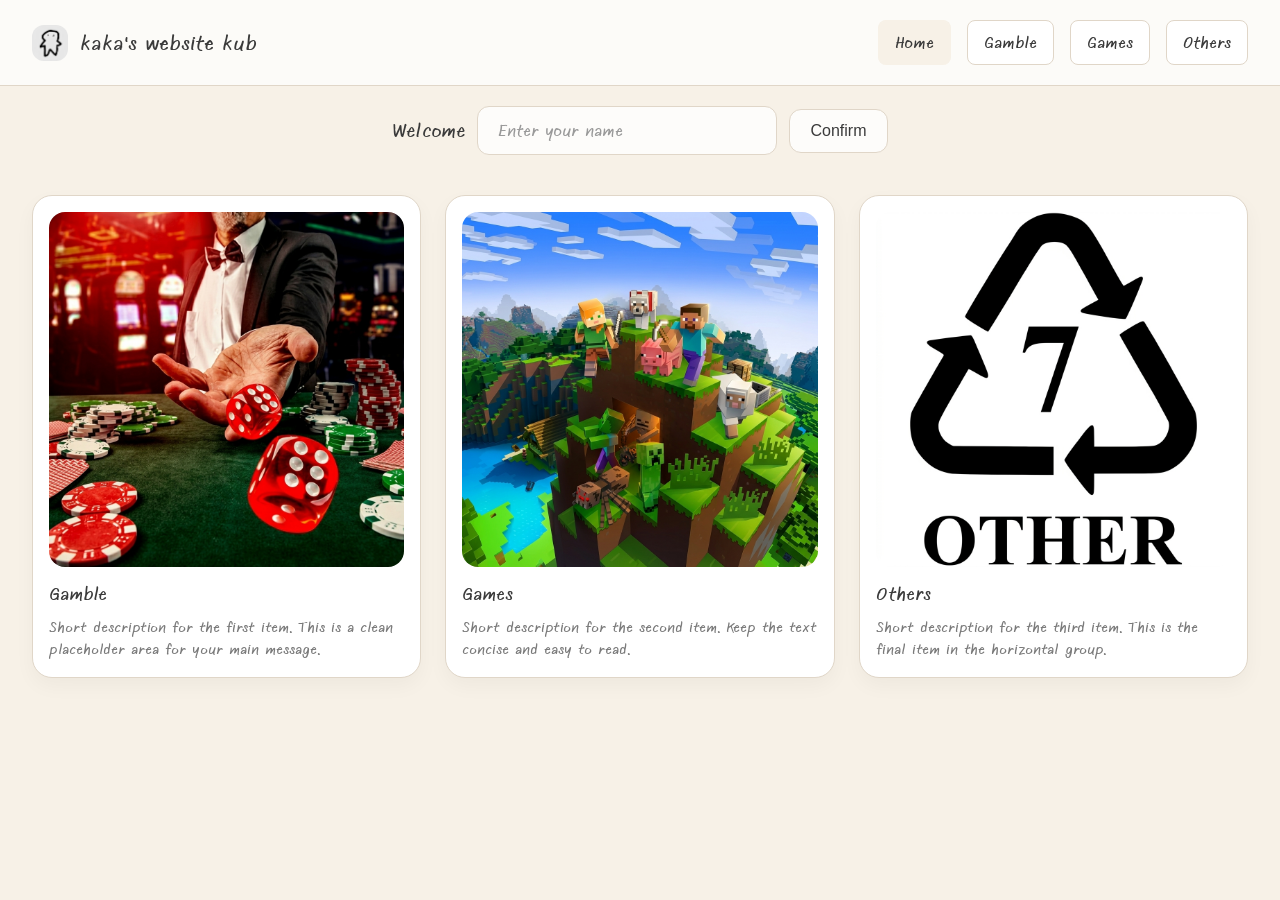
<file: index.html>
<!DOCTYPE html>
<html lang="en">
<head>
    <meta charset="UTF-8" />
    <meta name="viewport" content="width=device-width, initial-scale=1.0" />
    <title>.kk | Home</title>
    <link rel="icon" href="assets/images/icon.png">
    <link rel="stylesheet" href="styles/mainStyles.css">
</head>
<body>
    <header>
        <a href="index.html" class="logo">
            <img src="assets/images/kk.jpg" alt=".kk logo" class="logo-mark">
            <span>kaka's website kub</span>
        </a>
        <nav class="nav">
            <a href="index.html" class="nav-link active">Home</a>
            <a href="gamble.html" class="nav-link">Gamble</a>
            <a href="games.html" class="nav-link">Games</a>
            <a href="others.html" class="nav-link">Others</a>
        </nav>
    </header>

    <main>
        <div class="name-input-section">
            <span class="welcome-text">Welcome</span>
            <input 
                type="text" 
                id="nameInput" 
                class="name-input" 
                placeholder="Enter your name"
                maxlength="50"
            />
            <button id="confirmButton" class="confirm-button">Confirm</button>
        </div>

        <div class="cards">
            <a href="gamble.html" class="card">
                <img src="assets/images/thumbnail/main/gamble.png" alt="Placeholder image 1" />
                <h2>Gamble</h2>
                <p>Short description for the first item. This is a clean placeholder area for your main message.</p>
            </a>

            <a href="games.html" class="card">
                <img src="assets/images/thumbnail/main/games.png" alt="Placeholder image 2" />
                <h2>Games</h2>
                <p>Short description for the second item. Keep the text concise and easy to read.</p>
            </a>

            <a href="others.html" class="card">
                <img src="assets/images/thumbnail/main/other.png" alt="Placeholder image 3" />
                <h2>Others</h2>
                <p>Short description for the third item. This is the final item in the horizontal group.</p>
            </a>
        </div>
    </main>

    <script>
        const nameInput = document.getElementById('nameInput');
        const confirmButton = document.getElementById('confirmButton');
        
        // Load saved name from localStorage on page load
        window.addEventListener('DOMContentLoaded', () => {
            const savedName = localStorage.getItem('userName');
            if (savedName) {
                nameInput.value = savedName;
            }
        });
        
        // Save name to localStorage on input change (optional, or move to button)
        nameInput.addEventListener('input', (e) => {
            localStorage.setItem('userName', e.target.value);
        });
        
        // Optional: Save on confirm button click
        confirmButton.addEventListener('click', () => {
            localStorage.setItem('userName', nameInput.value);
            
            // Add click animation
            confirmButton.classList.add('clicked');
            
            // Remove the animation class after it completes
            setTimeout(() => {
                confirmButton.classList.remove('clicked');
            }, 600);
        });
    </script>
</body>
</html>
</file>
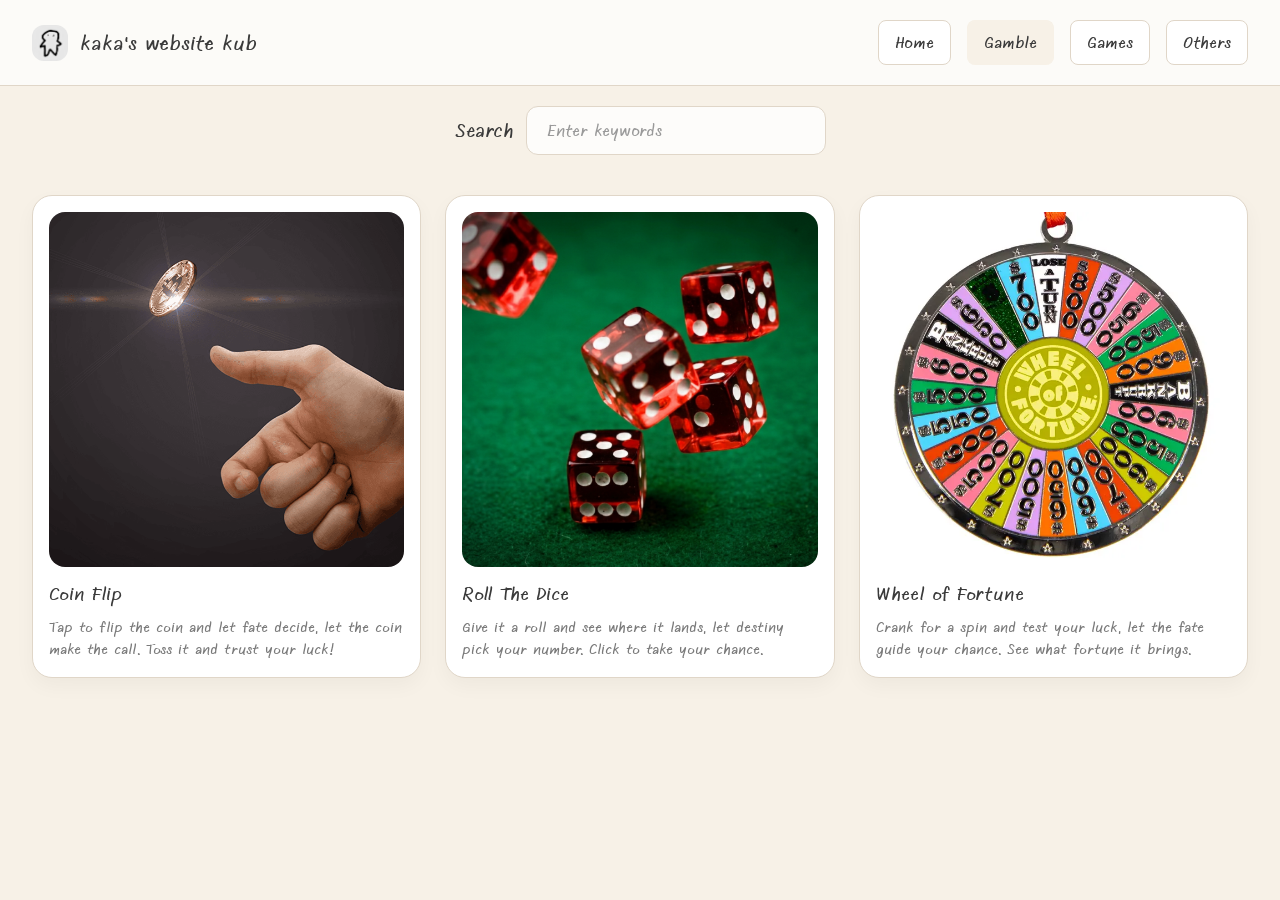
<file: gamble.html>
<!DOCTYPE html>
<html lang="en">
<head>
    <meta charset="UTF-8" />
    <meta name="viewport" content="width=device-width, initial-scale=1.0" />
    <title>.kk | Gamble</title>
    <link rel="icon" href="assets/images/icon.png">
    <link rel="stylesheet" href="styles/mainStyles.css">
</head>
<body>
    <header>
        <a href="index.html" class="logo">
            <img src="assets/images/kk.jpg" alt=".kk logo" class="logo-mark">
            <span>kaka's website kub</span>
        </a>
        <nav class="nav">
            <a href="index.html" class="nav-link">Home</a>
            <a href="gamble.html" class="nav-link active">Gamble</a>
            <a href="games.html" class="nav-link">Games</a>
            <a href="others.html" class="nav-link">Others</a>
        </nav>
    </header>

    <main>
        <div class="name-input-section">
            <span class="welcome-text">Search</span>
            <input 
                type="search" 
                id="searchInput" 
                class="name-input" 
                placeholder="Enter keywords"
                maxlength="50"
            />
        </div>

        <div class="cards">
            <a href="gamble/coinFlip.html" class="card">
                <img src="assets/images/thumbnail/gamble/coinFlip.png" alt="Coin Flip game" />
                <h2>Coin Flip</h2>
                <p>Tap to flip the coin and let fate decide, let the coin make the call. Toss it and trust your luck!
                </p>
            </a>

            <a href="gamble/dice.html" class="card">
                <img src="assets/images/thumbnail/gamble/rollTheDice.png" alt="Placeholder image 2" />
                <h2>Roll The Dice</h2>
                <p>Give it a roll and see where it lands, let destiny pick your number. Click to take your chance.</p>
            </a>

            <a href="gamble/spinWheel.html" class="card">
                <img src="assets/images/thumbnail/gamble/wheelOfFortune.png" alt="Placeholder image 3" />
                <h2>Wheel of Fortune</h2>
                <p>Crank for a spin and test your luck, let the fate guide your chance. See what fortune it brings.</p>
            </a>
        </div>
    </main>

    <script>
        const searchInput = document.getElementById('searchInput');
        const cards = Array.from(document.querySelectorAll('.cards .card'));

        const filterCards = () => {
            const query = searchInput.value.trim().toLowerCase();
            cards.forEach(card => {
                const title = card.querySelector('h2')?.textContent.trim().toLowerCase() || '';
                card.style.display = title.includes(query) ? '' : 'none';
            });
        };

        searchInput.addEventListener('input', filterCards);
    </script>
</body>
</html>
</file>
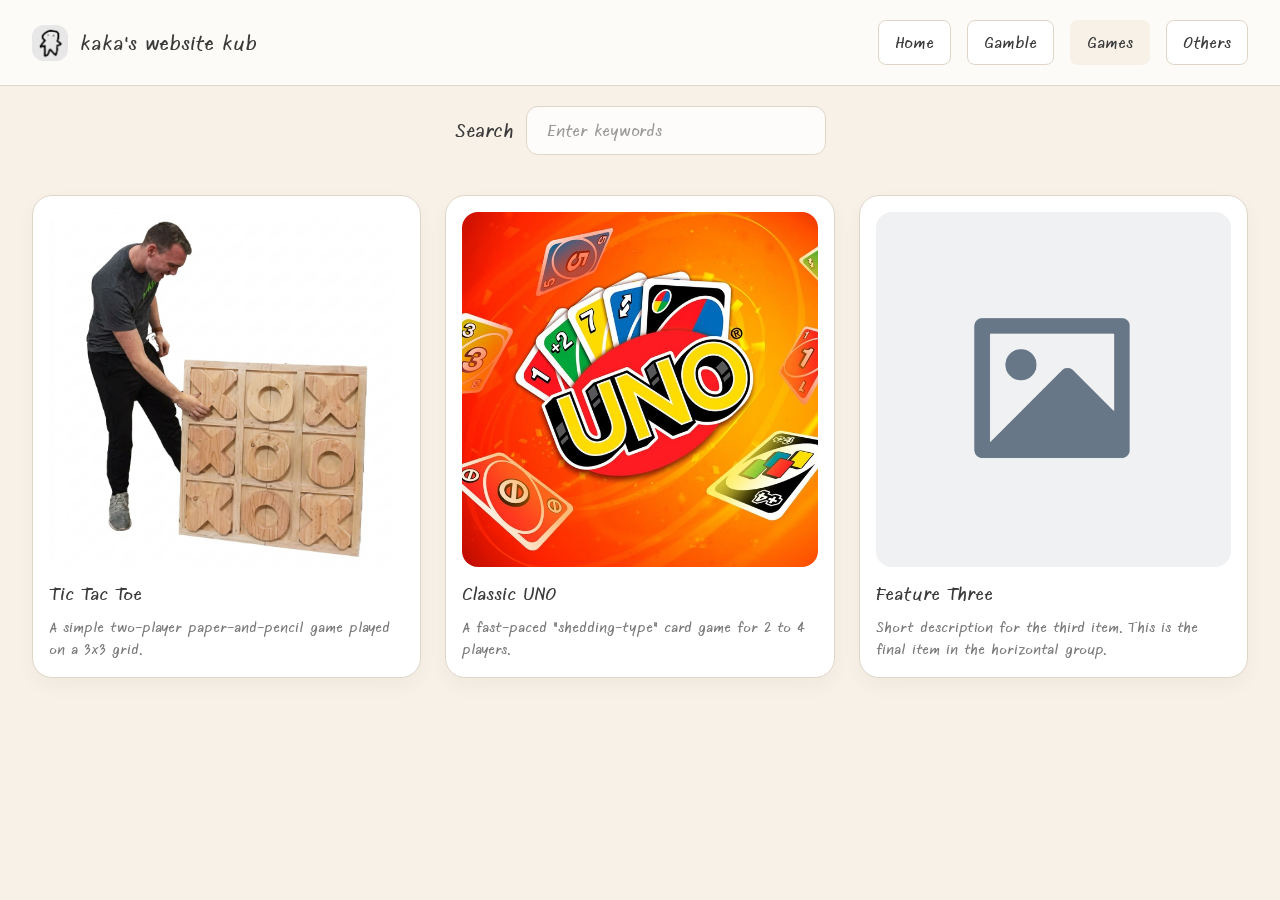
<file: games.html>
<!DOCTYPE html>
<html lang="en">
<head>
    <meta charset="UTF-8" />
    <meta name="viewport" content="width=device-width, initial-scale=1.0" />
    <title>.kk | Games</title>
    <link rel="icon" href="assets/images/icon.png">
    <link rel="stylesheet" href="styles/mainStyles.css">
</head>
<body>
    <header>
        <a href="index.html" class="logo">
            <img src="assets/images/kk.jpg" alt=".kk logo" class="logo-mark">
            <span>kaka's website kub</span>
        </a>
        <nav class="nav">
            <a href="index.html" class="nav-link">Home</a>
            <a href="gamble.html" class="nav-link">Gamble</a>
            <a href="games.html" class="nav-link active">Games</a>
            <a href="others.html" class="nav-link">Others</a>
        </nav>
    </header>

    <main>
        <div class="name-input-section">
            <span class="welcome-text">Search</span>
            <input 
                type="search" 
                id="searchInput" 
                class="name-input" 
                placeholder="Enter keywords"
                maxlength="50"
            />
        </div>

        <div class="cards">
            <a href="games/tictactoe.html" class="card">
                <img src="assets/images/thumbnail/games/tictactoe.png" alt="Placeholder image 1" />
                <h2>Tic Tac Toe</h2>
                <p>A simple two-player paper-and-pencil game played on a 3x3 grid.</p>
            </a>

            <a href="games/unoClassic.html" class="card">
                <img src="assets/images/thumbnail/games/ClassicUNO.jpg" alt="Placeholder image 2" />
                <h2>Classic UNO</h2>
                <p>A fast-paced "shedding-type" card game for 2 to 4 players.</p>
            </a>

            <div class="card">
                <img src="assets/images/placeholder.png" alt="Placeholder image 3" />
                <h2>Feature Three</h2>
                <p>Short description for the third item. This is the final item in the horizontal group.</p>
            </div>
        </div>
    </main>

    <script>
        const searchInput = document.getElementById('searchInput');
        const cards = Array.from(document.querySelectorAll('.cards .card'));

        const filterCards = () => {
            const query = searchInput.value.trim().toLowerCase();
            cards.forEach(card => {
                const title = card.querySelector('h2')?.textContent.trim().toLowerCase() || '';
                card.style.display = title.includes(query) ? '' : 'none';
            });
        };

        searchInput.addEventListener('input', filterCards);
    </script>
</body>
</html>
</file>
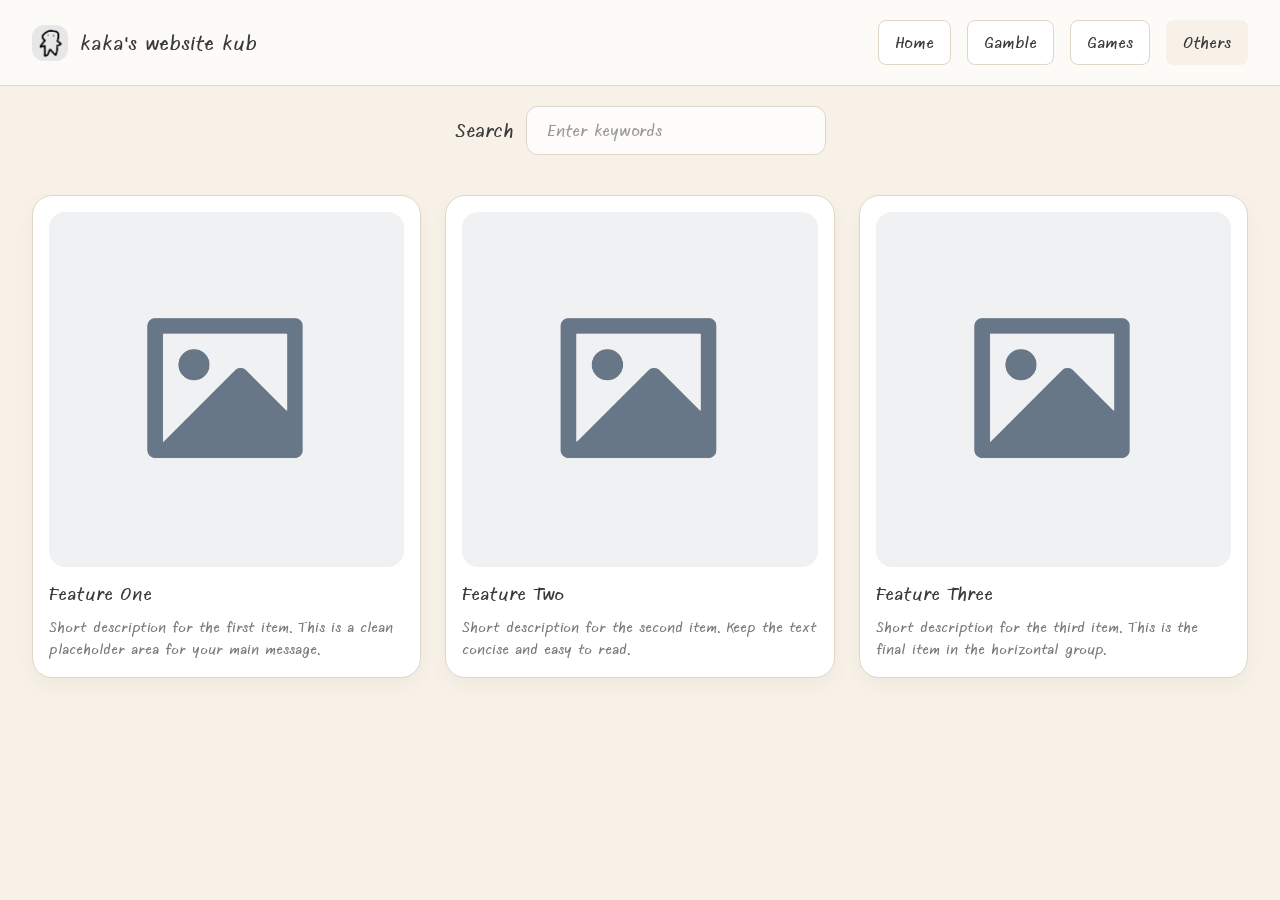
<file: others.html>
<!DOCTYPE html>
<html lang="en">
<head>
    <meta charset="UTF-8" />
    <meta name="viewport" content="width=device-width, initial-scale=1.0" />
    <title>.kk | Others</title>
    <link rel="icon" href="assets/images/icon.png">
    <link rel="stylesheet" href="styles/mainStyles.css">
</head>
<body>
    <header>
        <a href="index.html" class="logo">
            <img src="assets/images/kk.jpg" alt=".kk logo" class="logo-mark">
            <span>kaka's website kub</span>
        </a>
        <nav class="nav">
            <a href="index.html" class="nav-link">Home</a>
            <a href="gamble.html" class="nav-link">Gamble</a>
            <a href="games.html" class="nav-link">Games</a>
            <a href="others.html" class="nav-link active">Others</a>
        </nav>
    </header>

    <main>
        <div class="name-input-section">
            <span class="welcome-text">Search</span>
            <input 
                type="search" 
                id="searchInput" 
                class="name-input" 
                placeholder="Enter keywords"
                maxlength="50"
            />
        </div>

        <div class="cards">
            <div class="card">
                <img src="assets/images/placeholder.png" alt="Placeholder image 1" />
                <h2>Feature One</h2>
                <p>Short description for the first item. This is a clean placeholder area for your main message.</p>
            </div>

            <div class="card">
                <img src="assets/images/placeholder.png" alt="Placeholder image 2" />
                <h2>Feature Two</h2>
                <p>Short description for the second item. Keep the text concise and easy to read.</p>
            </div>

            <div class="card">
                <img src="assets/images/placeholder.png" alt="Placeholder image 3" />
                <h2>Feature Three</h2>
                <p>Short description for the third item. This is the final item in the horizontal group.</p>
            </div>
        </div>
    </main>

    <script>
        const searchInput = document.getElementById('searchInput');
        const cards = Array.from(document.querySelectorAll('.cards .card'));

        const filterCards = () => {
            const query = searchInput.value.trim().toLowerCase();
            cards.forEach(card => {
                const title = card.querySelector('h2')?.textContent.trim().toLowerCase() || '';
                card.style.display = title.includes(query) ? '' : 'none';
            });
        };

        searchInput.addEventListener('input', filterCards);
    </script>
</body>
</html>
</file>
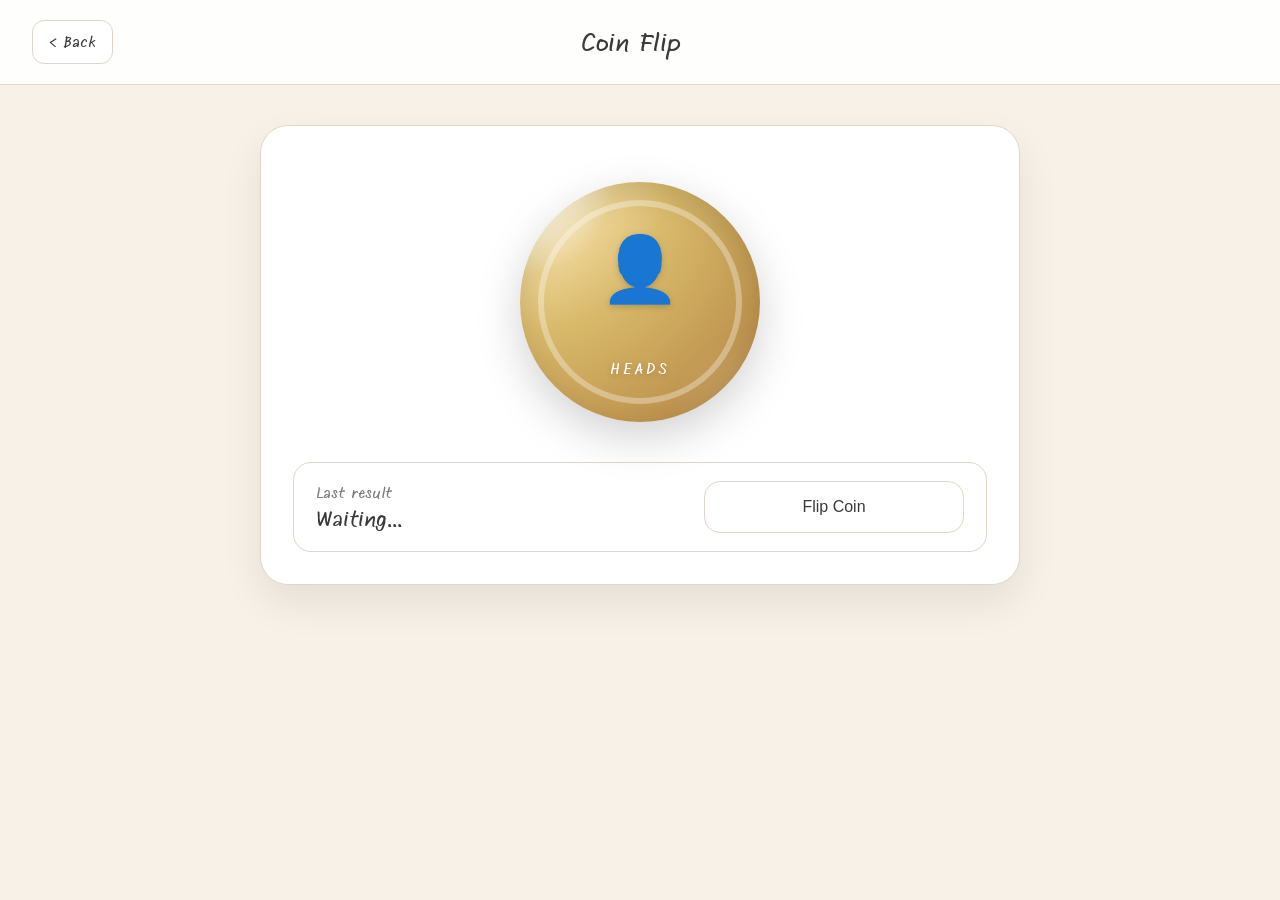
<file: gamble/coinFlip.html>
<!DOCTYPE html>
<html lang="en">
<head>
    <meta charset="UTF-8" />
    <meta name="viewport" content="width=device-width, initial-scale=1.0" />
    <title>.kk | Coin Flip</title>
    <link rel="icon" href="../assets/images/icon.png">
    <link rel="stylesheet" href="../styles/mainStyles.css">
    <style>
        body {
            min-height: 100vh;
            display: flex;
            flex-direction: column;
            background: var(--bg);
        }
        header.page-header {
            display: grid;
            grid-template-columns: auto 1fr auto;
            align-items: center;
            padding: 20px 32px;
            background: rgba(255,255,255,0.9);
            border-bottom: 1px solid var(--border);
            position: sticky;
            top: 0;
            z-index: 10;
        }
        .back-button {
            padding: 10px 16px;
            background: #ffffff;
            border: 1px solid #e0d6c8;
            border-radius: 12px;
            color: #3a3a3a;
            text-decoration: none;
            font-size: 0.95rem;
            transition: background 0.2s ease;
        }
        .back-button:hover {
            background: #f0f0f0;
        }
        .page-title {
            font-size: 1.55rem;
            font-weight: bold;
            color: #3a3a3a;
            justify-self: center;
        }
        .header-spacer {
            width: 100px;
        }
        main {
            flex: 1;
            padding: 40px 32px;
        }
        .game-shell {
            max-width: 760px;
            margin: 0 auto;
        }
        .game-card {
            background: var(--card);
            border: 1px solid var(--border);
            border-radius: 28px;
            padding: 32px;
            box-shadow: 0 18px 40px rgba(0,0,0,0.08);
            display: grid;
            gap: 28px;
        }
        .coin-scene {
            display: grid;
            place-items: center;
            padding: 24px 0 12px;
            perspective: 1200px;
        }
        .coin {
            width: 240px;
            height: 240px;
            position: relative;
            transform-style: preserve-3d;
            transform: rotateY(0deg);
            transition: transform 1s ease;
        }
        .coin::before {
            content: '';
            position: absolute;
            inset: 0;
            border-radius: 50%;
            background: radial-gradient(circle at top left, rgba(255,255,255,0.92), transparent 28%),
                        radial-gradient(circle at bottom right, rgba(255,255,255,0.18), transparent 28%);
            pointer-events: none;
            z-index: 2;
        }
        .coin-face {
            position: absolute;
            inset: 0;
            display: grid;
            place-items: center;
            border-radius: 50%;
            box-shadow: inset 0 10px 30px rgba(0, 0, 0, 0.12), 0 15px 45px rgba(0, 0, 0, 0.18);
            backface-visibility: hidden;
            overflow: hidden;
            color: #fff;
            text-shadow: 0 2px 6px rgba(0,0,0,0.18);
        }
        .coin-front,
        .coin-back {
            display: grid;
            gap: 8px;
            text-align: center;
            padding: 24px;
        }
        .coin-front {
            background: radial-gradient(circle at top left, #f9e5b0 12%, #d8b96a 45%, #b07f3f 100%);
        }
        .coin-back {
            background: radial-gradient(circle at top left, #d6e6ff 12%, #94b4e2 45%, #5f7db6 100%);
            transform: rotateY(180deg);
        }
        .coin-face::after {
            content: '';
            position: absolute;
            inset: 18px;
            border-radius: 50%;
            border: 6px solid rgba(255,255,255,0.32);
            pointer-events: none;
        }
        .coin .face-icon {
            font-size: 4rem;
        }
        .coin .face-label {
            font-size: 1rem;
            font-weight: 900;
            letter-spacing: 0.2em;
            text-transform: uppercase;
        }
        .details {
            display: grid;
            gap: 16px;
        }
        .result-panel {
            display: flex;
            align-items: center;
            justify-content: space-between;
            gap: 16px;
            padding: 18px 22px;
            border: 1px solid var(--border);
            border-radius: 18px;
            background: rgba(255,255,255,0.9);
        }
        .result-label {
            font-size: 0.95rem;
            color: var(--muted);
        }
        .result-text {
            font-size: 1.3rem;
            font-weight: bold;
            color: #3a3a3a;
        }
        .flip-button {
            width: 100%;
            max-width: 260px;
            justify-self: center;
            padding: 16px 22px;
            font-size: 1rem;
            border-radius: 16px;
            border: 1px solid #e0d6c8;
            background: #ffffff;
            color: #3a3a3a;
            cursor: pointer;
            transition: transform 0.2s ease, background 0.2s ease;
        }
        .flip-button:hover {
            background: #f5f0e8;
            transform: translateY(-1px);
        }
        .flip-button:active {
            transform: translateY(1px);
        }
        .hint {
            color: var(--muted);
            line-height: 1.7;
        }
        @media (max-width: 700px) {
            .coin { width: 200px; height: 200px; font-size: 3.5rem; }
            .game-card { padding: 24px; }
            .page-title { font-size: 1.35rem; }
        }
    </style>
</head>
<body>
    <header class="page-header">
        <a href="../gamble.html" class="back-button">< Back</a>
        <span class="page-title">Coin Flip</span>
        <span class="header-spacer"></span>
    </header>

    <main>
        <section class="game-shell">
            <div class="game-card">
                <div class="coin-scene">
                    <div class="coin" id="coin" aria-live="polite" aria-label="Coin flip">
                        <div class="coin-face coin-front">
                            <span class="face-icon">👤</span>
                            <span class="face-label">Heads</span>
                        </div>
                        <div class="coin-face coin-back">
                            <span class="face-icon">⚖️</span>
                            <span class="face-label">Tails</span>
                        </div>
                    </div>
                </div>

                <div class="details">
                    <div class="result-panel">
                        <div>
                            <div class="result-label">Last result</div>
                            <div id="resultText" class="result-text">Waiting...</div>
                        </div>
                        <button id="flipButton" class="flip-button">Flip Coin</button>
                    </div>
                </div>
            </div>
        </section>
    </main>

    <script>
        const coin = document.getElementById('coin');
        const flipButton = document.getElementById('flipButton');
        const resultText = document.getElementById('resultText');

        const outcomes = ['Heads', 'Tails'];
        let rotation = 0;

        const updateCoin = (result) => {
            const desiredAngle = result === 'Heads' ? 0 : 180;
            const currentAngle = rotation % 360;
            const sameFace = currentAngle === desiredAngle;
            const spinAmount = sameFace ? 720 : 900;

            rotation += spinAmount;
            coin.style.transform = `rotateY(${rotation}deg)`;
            resultText.textContent = result;
        };

        flipButton.addEventListener('click', () => {
            const result = outcomes[Math.floor(Math.random() * outcomes.length)];
            updateCoin(result);
        });

        coin.addEventListener('click', () => {
            flipButton.click();
        });
    </script>
</body>
</html>
</file>
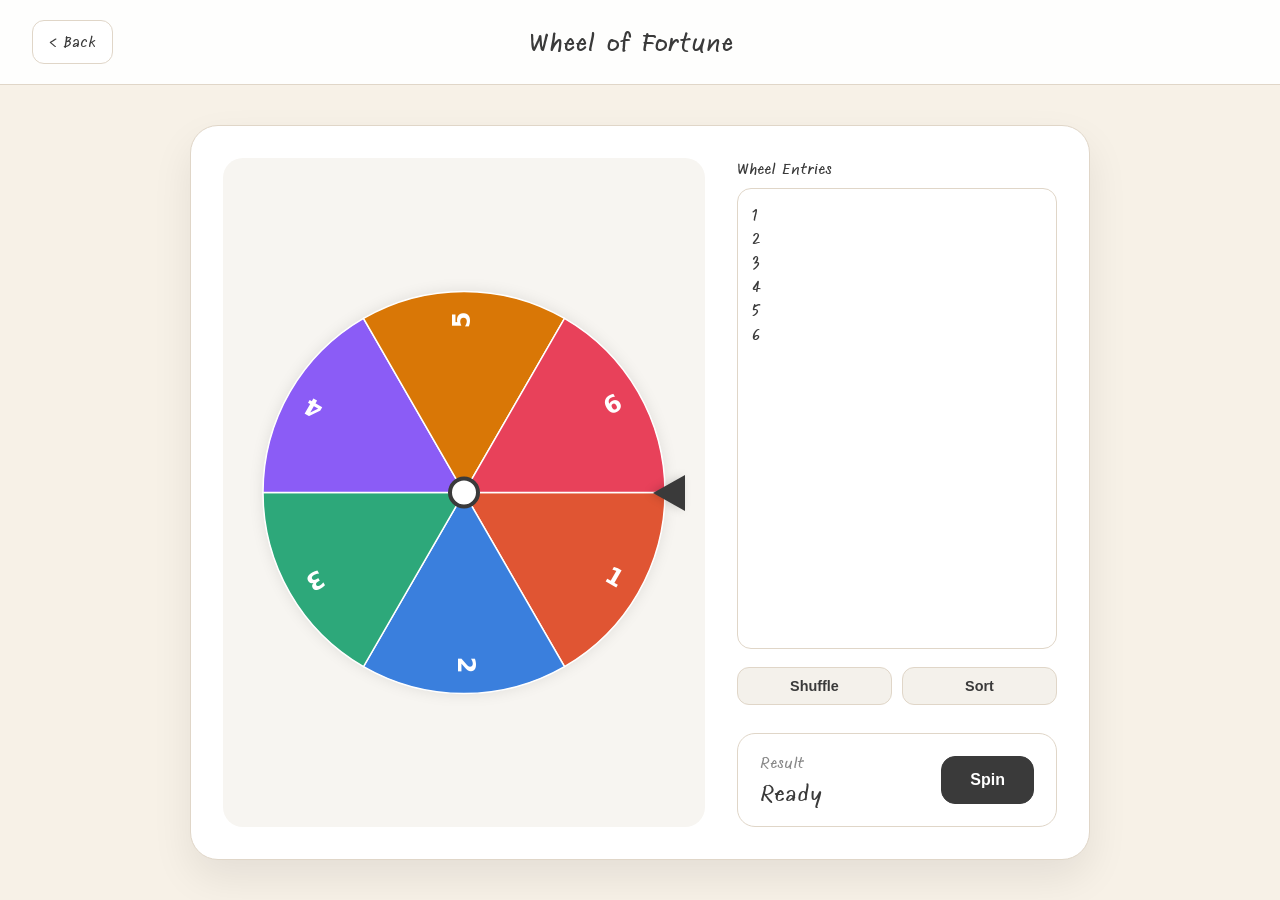
<file: gamble/spinWheel.html>
<!DOCTYPE html>
<html lang="en">
<head>
    <meta charset="UTF-8" />
    <meta name="viewport" content="width=device-width, initial-scale=1.0" />
    <title>.kk | Wheel of Fortune</title>
    <link rel="icon" href="../assets/images/icon.png">
    <link rel="stylesheet" href="../styles/mainStyles.css">
    <style>
        body {
            min-height: 100vh;
            display: flex;
            flex-direction: column;
            background: var(--bg, #f4f1eb);
            font-family: 'Iannnnn-COW-Black', system-ui, sans-serif;
            margin: 0;
        }
        header.page-header {
            display: grid;
            grid-template-columns: auto 1fr auto;
            align-items: center;
            padding: 20px 32px;
            background: rgba(255,255,255,0.9);
            border-bottom: 1px solid var(--border, #e0d6c8);
            position: sticky;
            top: 0;
            z-index: 10;
        }
        .back-button {
            padding: 10px 16px;
            background: #ffffff;
            border: 1px solid #e0d6c8;
            border-radius: 12px;
            color: #3a3a3a;
            text-decoration: none;
            font-size: 0.95rem;
            transition: background 0.2s ease;
        }
        .back-button:hover { background: #f0f0f0; }
        .page-title {
            font-size: 1.55rem;
            font-weight: bold;
            color: #3a3a3a;
            justify-self: center;
        }
        .header-spacer { width: 100px; }
        main { flex: 1; padding: 40px 32px; display: flex; }
        
        .game-shell { max-width: 900px; margin: 0 auto; flex: 1; display: flex; }
        
        /* Layout for the specific Wheel Card */
        .game-card.wheel-card {
            background: var(--card, #ffffff);
            border: 1px solid var(--border, #e0d6c8);
            border-radius: 28px;
            padding: 32px;
            box-shadow: 0 18px 40px rgba(0,0,0,0.08);
            display: grid;
            /* minmax(0, 1fr) is the critical CSS Grid fix to prevent infinite stretching */
            grid-template-columns: minmax(0, 1fr) 320px;
            gap: 32px;
            align-items: stretch;
            height: 100%;
            width: 100%;
        }

        .wheel-container {
            background: #f7f5f1;
            border-radius: 20px;
            position: relative;
            min-height: 350px;
            height: 100%;
            overflow: hidden;
        }
        canvas {
            display: block;
            outline: none;
            cursor: pointer;
            position: absolute;
            top: 0;
            left: 0;
            width: 100%;
            height: 100%;
        }
        .wheel-pointer {
            position: absolute;
            right: 20px; /* <--- Moved inward to reach the smaller wheel */
            top: 50%;
            transform: translateY(-50%);
            width: 0;
            height: 0;
            border-top: 18px solid transparent;
            border-bottom: 18px solid transparent;
            border-right: 32px solid #3a3a3a;
            filter: drop-shadow(-3px 0px 4px rgba(0,0,0,0.15));
            pointer-events: none;
            z-index: 5;
        }

        .controls-sidebar {
            display: flex;
            flex-direction: column;
            gap: 18px;
        }
        
        .input-group {
            display: flex;
            flex-direction: column;
            gap: 8px;
            flex: 1;
        }
        .input-label {
            font-size: 0.95rem;
            font-weight: 600;
            color: #3a3a3a;
        }
        textarea {
            flex: 1;
            min-height: 150px;
            resize: none;
            padding: 14px;
            border: 1px solid #e0d6c8;
            border-radius: 14px;
            background: #ffffff;
            font-family: inherit;
            font-size: 1rem;
            line-height: 1.5;
            color: #3a3a3a;
            outline: none;
            transition: border-color 0.2s;
        }
        textarea:focus { border-color: #3a3a3a; }

        .list-buttons {
            display: grid;
            grid-template-columns: 1fr 1fr;
            gap: 10px;
        }
        .action-btn {
            padding: 10px;
            background: #f4f1eb;
            border: 1px solid #e0d6c8;
            border-radius: 12px;
            cursor: pointer;
            font-weight: 600;
            color: #3a3a3a;
            font-size: 0.9rem;
            transition: all 0.15s;
        }
        .action-btn:hover { background: #e8e3d9; }

        .result-panel {
            display: flex;
            align-items: center;
            justify-content: space-between;
            gap: 16px;
            padding: 18px 22px;
            border: 1px solid var(--border, #e0d6c8);
            border-radius: 18px;
            background: rgba(255,255,255,0.9);
            margin-top: 10px;
        }
        .result-panel > div {
            overflow: hidden;
            flex: 1;
        }
        .result-label { font-size: 0.95rem; color: #888; margin-bottom: 4px; }
        .result-text  { 
            font-size: 1.35rem; 
            font-weight: bold; 
            color: #3a3a3a;
            white-space: nowrap;
            overflow: hidden;
            text-overflow: ellipsis;
        }
        .roll-button {
            padding: 14px 28px;
            font-size: 1rem;
            border-radius: 14px;
            border: 1px solid #3a3a3a;
            background: #3a3a3a;
            color: #ffffff;
            cursor: pointer;
            font-weight: 600;
            transition: transform 0.2s ease, opacity 0.2s ease;
        }
        .roll-button:hover { transform: translateY(-1px); opacity: 0.9; }
        .roll-button:active { transform: translateY(1px); }
        .roll-button:disabled { opacity: 0.45; cursor: default; transform: none; background:#999; border-color:#999;}

        @media (max-width: 768px) {
            .game-card.wheel-card { grid-template-columns: 1fr; height: auto; }
            .wheel-container { height: 300px; min-height: auto; }
            .result-panel { flex-direction: column; text-align: center; }
        }
    </style>
</head>
<body>
    <header class="page-header">
        <a href="../gamble.html" class="back-button">&lt; Back</a>
        <span class="page-title">Wheel of Fortune</span>
        <span class="header-spacer"></span>
    </header>

    <main>
        <section class="game-shell">
            <div class="game-card wheel-card">
                <div class="wheel-container" id="wheelScene">
                    <canvas id="wheelCanvas"></canvas>
                    <div class="wheel-pointer"></div>
                </div>

                <div class="controls-sidebar">
                    <div class="input-group">
                        <span class="input-label">Wheel Entries</span>
                        <textarea id="entriesInput" spellcheck="false">1
2
3
4
5
6</textarea>
                    </div>

                    <div class="list-buttons">
                        <button id="shuffleBtn" class="action-btn">Shuffle</button>
                        <button id="sortBtn" class="action-btn">Sort</button>
                    </div>

                    <div class="result-panel">
                        <div>
                            <div class="result-label">Result</div>
                            <div id="resultText" class="result-text">Ready</div>
                        </div>
                        <button id="spinButton" class="roll-button">Spin</button>
                    </div>
                </div>
            </div>
        </section>
    </main>

    <script>
    (function () {
        const container = document.getElementById('wheelScene');
        const canvas = document.getElementById('wheelCanvas');
        const ctx = canvas.getContext('2d');
        const textarea = document.getElementById('entriesInput');
        const spinBtn = document.getElementById('spinButton');
        const resultEl = document.getElementById('resultText');
        const shuffleBtn = document.getElementById('shuffleBtn');
        const sortBtn = document.getElementById('sortBtn');

        const COLORS = ['#E05533', '#3A7FDD', '#2DA87A', '#8B5CF6', '#D97706', '#E8415A', '#0EA5E9', '#10B981', '#F59E0B', '#6366F1'];

        let items = [];
        let currentAngle = 0;
        let isSpinning = false;
        let cw, ch;

        function updateList() {
            items = textarea.value.split('\n').map(s => s.trim()).filter(s => s !== '');
            if(items.length === 0) items = ['Empty']; 
            drawWheel(currentAngle);
        }

        function drawWheel(angleOffset) {
            ctx.clearRect(0, 0, cw, ch);
            
            const cx = cw / 2;
            const cy = ch / 2;
            // Changed from - 15 to - 40 to give the wheel more border clearance
            const radius = Math.min(cx, cy) - 40; 
            
            if (radius <= 0) return;

            const sliceAngle = (Math.PI * 2) / items.length;

            ctx.beginPath();
            ctx.arc(cx, cy, radius, 0, Math.PI * 2);
            ctx.fillStyle = '#ffffff';
            ctx.shadowColor = 'rgba(0,0,0,0.1)';
            ctx.shadowBlur = 15;
            ctx.fill();
            ctx.shadowColor = 'transparent';

            for (let i = 0; i < items.length; i++) {
                const angle = angleOffset + i * sliceAngle;
                
                ctx.beginPath();
                ctx.moveTo(cx, cy);
                ctx.arc(cx, cy, radius, angle, angle + sliceAngle);
                ctx.lineTo(cx, cy);
                ctx.fillStyle = COLORS[i % COLORS.length];
                ctx.fill();
                ctx.lineWidth = 1.5;
                ctx.strokeStyle = '#ffffff';
                ctx.stroke();

                ctx.save();
                ctx.translate(cx, cy);
                ctx.rotate(angle + sliceAngle / 2);
                
                ctx.textAlign = 'right';
                ctx.textBaseline = 'middle';
                ctx.fillStyle = '#ffffff';
                
                const maxFontSize = 24;
                const minFontSize = 12;
                const dynamicSize = Math.max(minFontSize, Math.min(maxFontSize, (sliceAngle * radius) / 1.5));
                ctx.font = `bold ${dynamicSize}px system-ui, sans-serif`;
                
                ctx.fillText(items[i], radius - 20, 0, radius - 60);
                ctx.restore();
            }

            ctx.beginPath();
            ctx.arc(cx, cy, 14, 0, Math.PI * 2);
            ctx.fillStyle = '#ffffff';
            ctx.fill();
            ctx.lineWidth = 4;
            ctx.strokeStyle = '#3a3a3a';
            ctx.stroke();
        }

        function spin() {
            if (isSpinning || items.length === 0 || items[0] === 'Empty') return;
            isSpinning = true;
            spinBtn.disabled = true;
            resultEl.textContent = 'Spinning...';

            // 1. Increased to 8 seconds for smoother, longer spin
            const duration = 7000; 
            const startAngle = currentAngle;
            
            // 2. Base of 8 to 12 full rotations, plus a random final offset
            const spinAmount = (Math.random() * Math.PI * 2) + (Math.PI * 2 * (8 + Math.floor(Math.random() * 4))); 
            const startTime = performance.now();

            // 3. Cubic ease-out for smoother deceleration: less aggressive than power of 5
            const easeOut = t => 1 - Math.pow(1 - t, 4);

            function animate(time) {
                let elapsed = time - startTime;
                if (elapsed > duration) elapsed = duration;
                
                const progress = elapsed / duration;
                currentAngle = startAngle + spinAmount * easeOut(progress);
                
                drawWheel(currentAngle);

                if (elapsed < duration) {
                    requestAnimationFrame(animate);
                } else {
                    isSpinning = false;
                    spinBtn.disabled = false;
                    
                    const sliceAngle = (Math.PI * 2) / items.length;
                    const normalizedAngle = currentAngle % (Math.PI * 2);
                    const winnerIndex = Math.floor(((Math.PI * 2 - normalizedAngle) % (Math.PI * 2)) / sliceAngle);
                    
                    resultEl.textContent = items[winnerIndex];
                }
            }
            requestAnimationFrame(animate);
        }

        textarea.addEventListener('input', () => { if(!isSpinning) updateList(); });
        
        shuffleBtn.addEventListener('click', () => {
            if (isSpinning) return;
            items.sort(() => Math.random() - 0.5);
            textarea.value = items.join('\n');
            updateList();
        });

        sortBtn.addEventListener('click', () => {
            if (isSpinning) return;
            items.sort((a, b) => a.localeCompare(b, undefined, { numeric: true, sensitivity: 'base' }));
            textarea.value = items.join('\n');
            updateList();
        });

        spinBtn.addEventListener('click', spin);
        canvas.addEventListener('click', spin);

        /* ── Safely decoupled Resize Observer ── */
        const resizeObserver = new ResizeObserver((entries) => {
            const entry = entries[0];
            
            cw = entry.contentRect.width;
            ch = entry.contentRect.height;
            
            if (cw === 0 || ch === 0) return;
            
            canvas.width = cw * window.devicePixelRatio;
            canvas.height = ch * window.devicePixelRatio;
            
            ctx.scale(window.devicePixelRatio, window.devicePixelRatio);
            
            if (!isSpinning) drawWheel(currentAngle);
        });
        
        resizeObserver.observe(container);
        updateList();
    })();
    </script>
</body>
</html>
</file>
<file: styles/mainStyles.css>
@font-face {
    font-family: 'iannnnn-COW-Black';
    src: url('../assets/fonts/Iannnnn-COW-Black.ttf') format('truetype');
}

:root {
    --bg: #f7f1e7;
    --card: #ffffff;
    --text: #3a3a3a;
    --muted: #7a7a7a;
    --border: #e0d6c8;
}
* {
    box-sizing: border-box;
    margin: 0;
    padding: 0;
}
body {
    font-family: 'iannnnn-COW-Black', Arial, sans-serif;
    background: var(--bg);
    color: var(--text);
    min-height: 100vh;
}

header {
    display: flex;
    justify-content: space-between;
    align-items: center;
    padding: 20px 32px;
    display: flex;
    align-items: center;
    background: rgba(255,255,255,0.7);
    border-bottom: 1px solid var(--border);
    position: sticky;
    top: 0;
    z-index: 10;
}

.nav {
    display: flex;
    gap: 16px;
}

.nav-link {
    padding: 10px 16px;
    background: #ffffff;
    border: 1px solid #e0d6c8;
    border-radius: 8px;
    text-decoration: none;
    color: #3a3a3a;
    font-size: 16px;
    transition: background 0.2s ease;
}

.nav-link:hover {
    background: #f0f0f0;
}

.nav-link.active {
    background: var(--bg); /* Matches body background */
    border-bottom: none; /* Removes bottom border to blend with body */
    border-color: var(--bg); /* Optional: matches other borders if needed */
}

.logo {
    display: inline-flex;
    align-items: center;
    gap: 12px;
    font-weight: bold;
    font-size: 20px;
}
.logo-mark {
    width: 36px;
    height: 36px;
    background: #f0d8c0;
    border-radius: 12px;
    display: inline-flex;
    align-items: center;
    justify-content: center;
    color: #7a5d3d;
    font-size: 0.8rem;
}
main {
    padding: 20px 32px;
}
.cards {
    display: flex;
    gap: 24px;
    flex-wrap: wrap;
    justify-content: space-between;
}
.card {
    background: var(--card);
    border: 1px solid var(--border);
    border-radius: 20px;
    padding: 16px;
    width: calc(33.333% - 16px);
    min-width: 200px;
    box-shadow: 0 8px 20px rgba(0,0,0,0.04);
    transition: transform 0.2s ease;
}
.card:hover {
    transform: translateY(-4px);
}
.card img {
    width: 100%;
    border-radius: 16px;
    margin-bottom: 8px;
}
.card h2 {
    font-size: 1.15rem;
    margin-bottom: 10px;
}
.card p {
    color: var(--muted);
    line-height: 1.6;
    font-size: 0.85rem;
}
@media (max-width: 900px) {
    .cards {
        flex-direction: column;
    }
    .card {
        width: 100%;
    }
}

a.logo {
    text-decoration: none;
    color: inherit;
}

a.card {
    text-decoration: none;
    color: inherit;
}

/* Optional: Add hover effects if desired */
a.logo:hover {
    opacity: 0.8;
}

a.card:hover {
    opacity: 0.9;
}

.name-input-section {
    margin-bottom: 40px;
    display: flex;
    justify-content: center;
    align-items: center;
    gap: 12px; /* Space between elements */
}

.welcome-text {
    font-size: 1.2rem;
    font-weight: 500;
    color: var(--text);
}

.confirm-button {
    padding: 12px 20px;
    font-size: 1rem;
    border: 1px solid #e0d6c8;
    border-radius: 12px;
    background: rgba(255, 255, 255, 0.8);
    color: #3a3a3a;
    cursor: pointer;
    transition: background 0.2s ease, border-color 0.2s ease;
}

.confirm-button:hover {
    background: #f0f0f0;
    border-color: #d4c4b0;
}

.confirm-button:focus {
    outline: none;
    box-shadow: 0 4px 12px rgba(0, 0, 0, 0.08);
}

@keyframes confirmClick {
    0% {
        transform: scale(1);
        background: rgba(255, 255, 255, 0.8);
    }
    50% {
        transform: scale(0.95);
        background: #c8e6c9;
    }
    100% {
        transform: scale(1);
        background: rgba(255, 255, 255, 0.8);
    }
}

.confirm-button.clicked {
    animation: confirmClick 0.6s ease;
}

.name-input {
    padding: 12px 20px;
    font-size: 1rem;
    font-family: 'iannnnn-COW-Black', Arial, sans-serif;
    border: 1px solid #e0d6c8;
    border-radius: 12px;
    background: rgba(255, 255, 255, 0.8);
    color: #3a3a3a;
    width: 100%;
    max-width: 300px;
    transition: border-color 0.2s ease, box-shadow 0.2s ease;
}

.name-input:focus {
    outline: none;
    border-color: #d4c4b0;
    box-shadow: 0 4px 12px rgba(0, 0, 0, 0.08);
}

.name-input::placeholder {
    color: #999;
}
</file>
